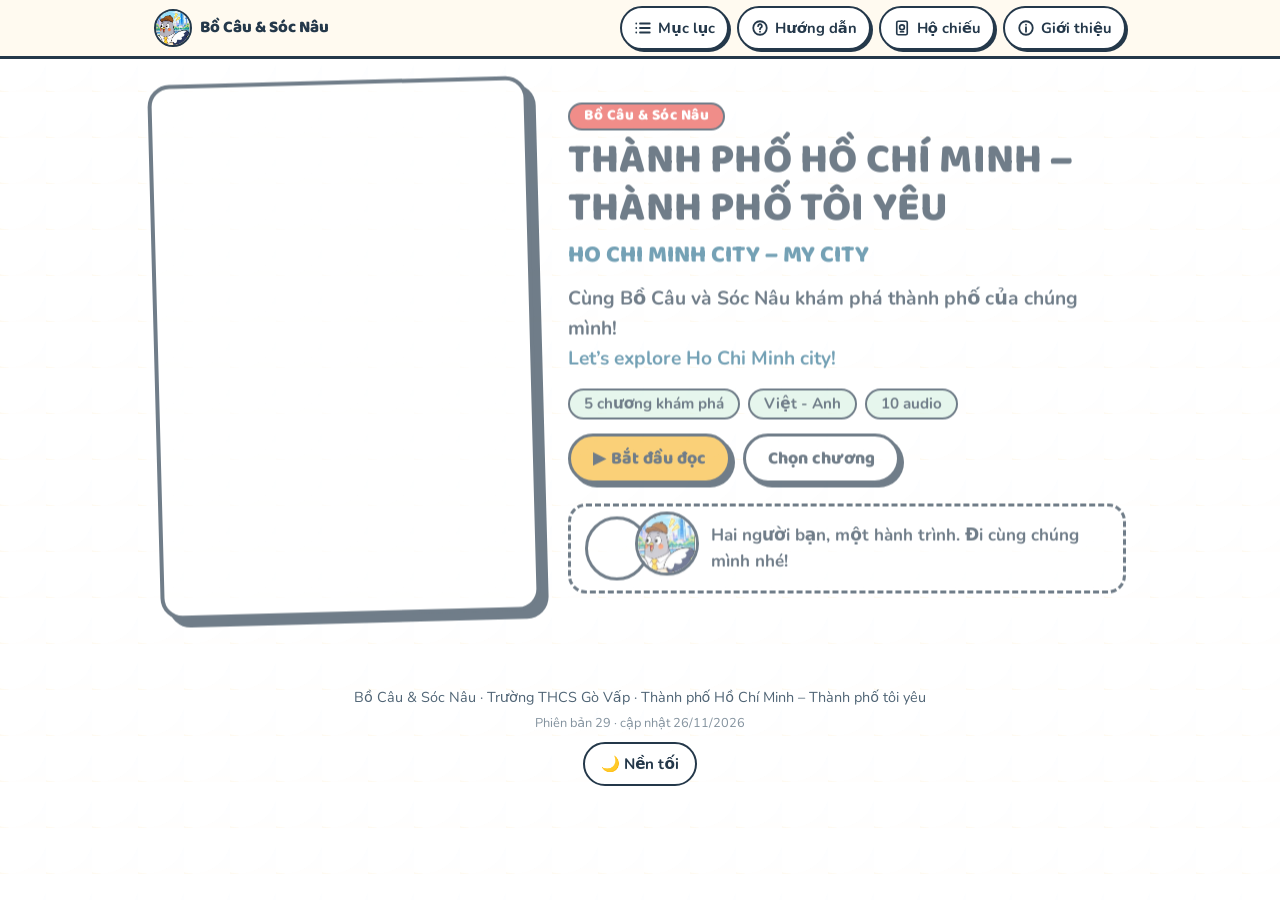
<file: index.html>
<!doctype html>
<html lang="vi"><head><meta charset="utf-8"><title>Mở app Bồ Câu &amp; Sóc Nâu</title>
<meta http-equiv="refresh" content="0; url=public/index.html">
<style>body{font-family:system-ui,sans-serif;text-align:center;padding:60px;background:#e6f5ff;color:#24384a}a{color:#2f9e63;font-weight:700}</style></head>
<body><h1>Đang mở app…</h1><p>Nếu không tự mở, bấm <a href="public/index.html">vào đây</a>.</p></body></html>
</file>
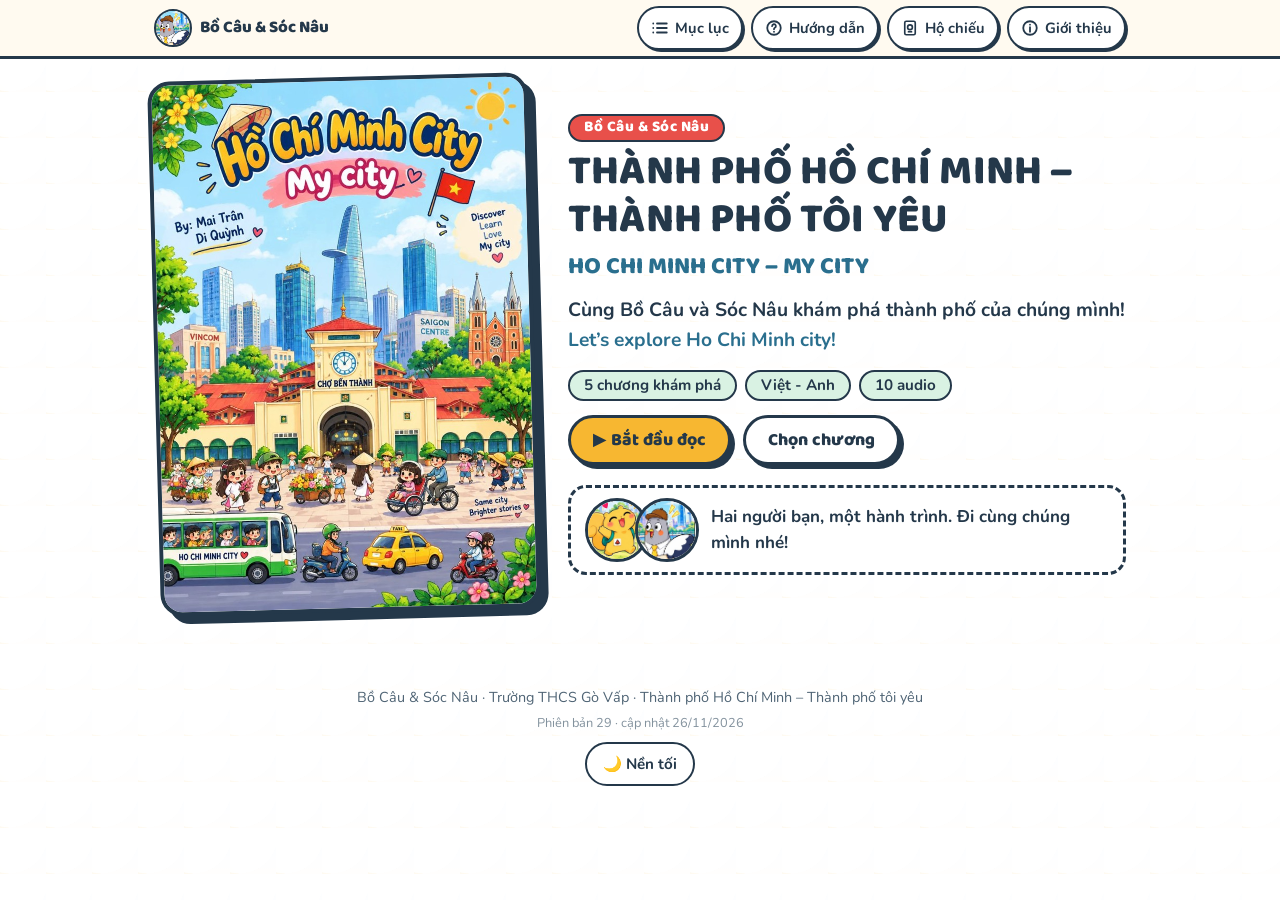
<file: public/index.html>
<!doctype html>
<html lang="vi">
<head>
<meta charset="utf-8">
<meta name="viewport" content="width=device-width,initial-scale=1,viewport-fit=cover">
<title>Bồ Câu &amp; Sóc Nâu – TP. Hồ Chí Minh, thành phố tôi yêu</title>
<meta name="description" content="Cùng Bồ Câu và Sóc Nâu khám phá Thành phố Hồ Chí Minh qua tranh truyện, lời Việt - Anh và audio. Let’s explore Ho Chi Minh City!">
<meta name="theme-color" content="#f7b731">
<link rel="manifest" href="manifest.webmanifest">
<link rel="icon" href="icon-192.png">
<link rel="apple-touch-icon" href="icon-192.png">
<link rel="preload" href="fonts/baloo-2-vietnamese-800-normal.woff2" as="font" type="font/woff2" crossorigin>
<link rel="stylesheet" href="css/style.css">
</head>
<body>
<a class="skip" href="#main">Bỏ qua, đến nội dung</a>
<header class="topbar">
  <div class="in">
    <a class="brand" href="#/" aria-label="Về trang chủ">
      <img src="img/bocau.jpg" alt=""><span>Bồ Câu &amp; Sóc Nâu</span>
    </a>
    <a class="navbtn" href="#/muc-luc" aria-label="Mục lục">
      <svg viewBox="0 0 24 24" fill="none" stroke="currentColor" stroke-width="2.4" stroke-linecap="round"><path d="M8 6h13M8 12h13M8 18h13M3 6h.01M3 12h.01M3 18h.01"/></svg><span class="t">Mục lục</span></a>
    <a class="navbtn" href="#/huong-dan" aria-label="Hướng dẫn sử dụng">
      <svg viewBox="0 0 24 24" fill="none" stroke="currentColor" stroke-width="2.4" stroke-linecap="round" stroke-linejoin="round"><circle cx="12" cy="12" r="9"/><path d="M9.5 9.5a2.5 2.5 0 1 1 3.6 2.2c-.7.4-1.1.9-1.1 1.8M12 17h.01"/></svg><span class="t">Hướng dẫn</span></a>
    <a class="navbtn" href="#/ho-chieu" aria-label="Hộ chiếu khám phá">
      <svg viewBox="0 0 24 24" fill="none" stroke="currentColor" stroke-width="2.2" stroke-linejoin="round"><rect x="5" y="3" width="14" height="18" rx="2"/><circle cx="12" cy="11" r="3.2"/><path d="M9 17h6"/></svg><span class="t">Hộ chiếu</span></a>
    <a class="navbtn" href="#/gioi-thieu" aria-label="Giới thiệu sách">
      <svg viewBox="0 0 24 24" fill="none" stroke="currentColor" stroke-width="2.4" stroke-linecap="round"><circle cx="12" cy="12" r="9"/><path d="M12 11v6M12 7.5v.01"/></svg><span class="t">Giới thiệu</span></a>
  </div>
</header>

<main id="main" tabindex="-1" aria-live="polite"></main>
<footer><div id="stats" aria-live="polite" style="font-weight:700;margin-bottom:4px"></div>Bồ Câu &amp; Sóc Nâu · Trường THCS Gò Vấp · Thành phố Hồ Chí Minh – Thành phố tôi yêu</footer>

<div class="lightbox" id="lb" role="dialog" aria-modal="true" aria-label="Xem tranh phóng to">
  <div class="lb-top">
    <strong id="lb-ind"></strong>
    <button class="btn alt sm" id="lb-close" type="button">✕ Đóng</button>
  </div>
  <div class="lb-body" id="lb-body"><img id="lb-img" alt=""></div>
  <div class="lb-nav">
    <button class="btn alt sm" id="lb-prev" type="button">← Trước</button>
    <button class="btn alt sm" id="lb-zoom" type="button">🔍 Phóng to hơn</button>
    <button class="btn alt sm" id="lb-next" type="button">Sau →</button>
  </div>
</div>
<div class="toast" id="toast" role="status"></div>

<script src="config.js"></script>
<script src="js/data.js"></script>
<script src="js/app.js"></script>
</body>
</html>
</file>
<file: public/css/style.css>
@font-face{font-family:"Baloo 2";font-weight:600;font-display:swap;src:url(../fonts/baloo-2-vietnamese-600-normal.woff2) format("woff2");unicode-range:U+0102-0103,U+0110-0111,U+0128-0129,U+0168-0169,U+01A0-01A1,U+01AF-01B0,U+0300-0301,U+0303-0304,U+0308-0309,U+0323,U+0329,U+1EA0-1EF9,U+20AB}
@font-face{font-family:"Baloo 2";font-weight:600;font-display:swap;src:url(../fonts/baloo-2-latin-ext-600-normal.woff2) format("woff2");unicode-range:U+0100-02BA,U+02BD-02C5,U+02C7-02CC,U+02CE-02D7,U+02DD-02FF,U+0304,U+0308,U+0329,U+1D00-1DBF,U+1E00-1E9F,U+1EF2-1EFF,U+2020,U+20A0-20AB,U+20AD-20C0,U+2113,U+2C60-2C7F,U+A720-A7FF}
@font-face{font-family:"Baloo 2";font-weight:600;font-display:swap;src:url(../fonts/baloo-2-latin-600-normal.woff2) format("woff2");unicode-range:U+0000-00FF,U+0131,U+0152-0153,U+02BB-02BC,U+02C6,U+02DA,U+02DC,U+0304,U+0308,U+0329,U+2000-206F,U+20AC,U+2122,U+2191,U+2193,U+2212,U+2215,U+FEFF,U+FFFD}
@font-face{font-family:"Baloo 2";font-weight:800;font-display:swap;src:url(../fonts/baloo-2-vietnamese-800-normal.woff2) format("woff2");unicode-range:U+0102-0103,U+0110-0111,U+0128-0129,U+0168-0169,U+01A0-01A1,U+01AF-01B0,U+0300-0301,U+0303-0304,U+0308-0309,U+0323,U+0329,U+1EA0-1EF9,U+20AB}
@font-face{font-family:"Baloo 2";font-weight:800;font-display:swap;src:url(../fonts/baloo-2-latin-ext-800-normal.woff2) format("woff2");unicode-range:U+0100-02BA,U+02BD-02C5,U+02C7-02CC,U+02CE-02D7,U+02DD-02FF,U+0304,U+0308,U+0329,U+1D00-1DBF,U+1E00-1E9F,U+1EF2-1EFF,U+2020,U+20A0-20AB,U+20AD-20C0,U+2113,U+2C60-2C7F,U+A720-A7FF}
@font-face{font-family:"Baloo 2";font-weight:800;font-display:swap;src:url(../fonts/baloo-2-latin-800-normal.woff2) format("woff2");unicode-range:U+0000-00FF,U+0131,U+0152-0153,U+02BB-02BC,U+02C6,U+02DA,U+02DC,U+0304,U+0308,U+0329,U+2000-206F,U+20AC,U+2122,U+2191,U+2193,U+2212,U+2215,U+FEFF,U+FFFD}
@font-face{font-family:Nunito;font-weight:400;font-display:swap;src:url(../fonts/nunito-vietnamese-400-normal.woff2) format("woff2");unicode-range:U+0102-0103,U+0110-0111,U+0128-0129,U+0168-0169,U+01A0-01A1,U+01AF-01B0,U+0300-0301,U+0303-0304,U+0308-0309,U+0323,U+0329,U+1EA0-1EF9,U+20AB}
@font-face{font-family:Nunito;font-weight:400;font-display:swap;src:url(../fonts/nunito-latin-ext-400-normal.woff2) format("woff2");unicode-range:U+0100-02BA,U+02BD-02C5,U+02C7-02CC,U+02CE-02D7,U+02DD-02FF,U+0304,U+0308,U+0329,U+1D00-1DBF,U+1E00-1E9F,U+1EF2-1EFF,U+2020,U+20A0-20AB,U+20AD-20C0,U+2113,U+2C60-2C7F,U+A720-A7FF}
@font-face{font-family:Nunito;font-weight:400;font-display:swap;src:url(../fonts/nunito-latin-400-normal.woff2) format("woff2");unicode-range:U+0000-00FF,U+0131,U+0152-0153,U+02BB-02BC,U+02C6,U+02DA,U+02DC,U+0304,U+0308,U+0329,U+2000-206F,U+20AC,U+2122,U+2191,U+2193,U+2212,U+2215,U+FEFF,U+FFFD}
@font-face{font-family:Nunito;font-weight:700;font-display:swap;src:url(../fonts/nunito-vietnamese-700-normal.woff2) format("woff2");unicode-range:U+0102-0103,U+0110-0111,U+0128-0129,U+0168-0169,U+01A0-01A1,U+01AF-01B0,U+0300-0301,U+0303-0304,U+0308-0309,U+0323,U+0329,U+1EA0-1EF9,U+20AB}
@font-face{font-family:Nunito;font-weight:700;font-display:swap;src:url(../fonts/nunito-latin-ext-700-normal.woff2) format("woff2");unicode-range:U+0100-02BA,U+02BD-02C5,U+02C7-02CC,U+02CE-02D7,U+02DD-02FF,U+0304,U+0308,U+0329,U+1D00-1DBF,U+1E00-1E9F,U+1EF2-1EFF,U+2020,U+20A0-20AB,U+20AD-20C0,U+2113,U+2C60-2C7F,U+A720-A7FF}
@font-face{font-family:Nunito;font-weight:700;font-display:swap;src:url(../fonts/nunito-latin-700-normal.woff2) format("woff2");unicode-range:U+0000-00FF,U+0131,U+0152-0153,U+02BB-02BC,U+02C6,U+02DA,U+02DC,U+0304,U+0308,U+0329,U+2000-206F,U+20AC,U+2122,U+2191,U+2193,U+2212,U+2215,U+FEFF,U+FFFD}

:root{
  --ink:#24384a; --ink-soft:#4f6475; --paper:#fffaf0; --sky:#e6f5ff; --sky-d:#bfe3f7;
  --sun:#f7b731; --sun-d:#e29a0c; --leaf:#2f9e63; --leaf-l:#d9f2e3; --coral:#e8504a; --coral-l:#ffe3e0;
  --card:#ffffff; --line:#24384a; --radius:18px;
  --shadow:4px 4px 0 var(--line);
  --f-head:"Baloo 2","Trebuchet MS",system-ui,sans-serif; --f-body:Nunito,system-ui,-apple-system,"Segoe UI",sans-serif;
}
*{box-sizing:border-box}
html{-webkit-text-size-adjust:100%}
body{margin:0;font-family:var(--f-body);font-size:1.0625rem;line-height:1.55;color:var(--ink);
  background:var(--sky) radial-gradient(circle at 12% 8%,#fff 0 2px,transparent 3px) 0 0/46px 46px;min-height:100vh;
  background-image:radial-gradient(circle at 20% 15%,rgba(255,255,255,.9) 0 38px,transparent 39px),radial-gradient(circle at 85% 6%,rgba(255,255,255,.85) 0 52px,transparent 53px),linear-gradient(var(--sky),#f4fbff 60%,var(--paper));
  background-attachment:fixed}
h1,h2,h3{font-family:var(--f-head);font-weight:800;line-height:1.15;margin:0 0 .4em;letter-spacing:.2px}
h1{font-size:clamp(1.7rem,5.6vw,2.6rem)} h2{font-size:clamp(1.4rem,4.4vw,2rem)} h3{font-size:1.2rem}
p{margin:0 0 .8em}
img{max-width:100%;height:auto;display:block}
a{color:var(--leaf)}
button{font:inherit;color:inherit;cursor:pointer}
:focus-visible{outline:3px solid var(--coral);outline-offset:2px;border-radius:6px}
.sr{position:absolute;width:1px;height:1px;overflow:hidden;clip:rect(0 0 0 0);white-space:nowrap}
.en{font-style:normal;color:#2a6f8e}
.skip{position:absolute;left:8px;top:-60px;background:var(--ink);color:#fff;padding:8px 14px;border-radius:8px;z-index:100}
.skip:focus{top:8px}

/* top bar */
.topbar{position:sticky;top:0;z-index:20;background:rgba(255,250,240,.94);backdrop-filter:blur(6px);border-bottom:3px solid var(--line)}
.topbar .in{max-width:1000px;margin:0 auto;padding:6px 14px;display:flex;align-items:center;gap:8px}
.brand{display:flex;align-items:center;gap:8px;text-decoration:none;color:var(--ink);font-family:var(--f-head);font-weight:800;font-size:1.05rem;margin-right:auto;min-width:0}
.brand img{width:38px;height:38px;border-radius:50%;border:2.5px solid var(--line);object-fit:cover;flex:none}
.brand span{white-space:nowrap;overflow:hidden;text-overflow:ellipsis}
.navbtn{display:inline-flex;align-items:center;gap:6px;text-decoration:none;color:var(--ink);background:#fff;border:2.5px solid var(--line);border-radius:999px;padding:5px 12px;font-weight:700;font-size:.92rem;min-height:40px;box-shadow:2px 2px 0 var(--line)}
.navbtn:hover{background:var(--sun)}
.navbtn svg{width:18px;height:18px}
@media(max-width:560px){.navbtn .t{display:none}.navbtn{padding:5px 10px}}

main{max-width:1000px;margin:0 auto;padding:18px 14px 70px;outline:none}
.view{animation:rise .35s ease both}
@keyframes rise{from{opacity:0;transform:translateY(10px)}to{opacity:1;transform:none}}
@media(prefers-reduced-motion:reduce){*{animation:none!important;transition:none!important}}

/* buttons */
.btn{display:inline-flex;align-items:center;justify-content:center;gap:8px;text-decoration:none;font-family:var(--f-head);font-weight:800;font-size:1.1rem;
  background:var(--sun);color:var(--ink);border:3px solid var(--line);border-radius:999px;padding:8px 22px;min-height:50px;box-shadow:var(--shadow);transition:transform .12s,box-shadow .12s}
.btn:hover{transform:translate(-1px,-1px);box-shadow:5px 5px 0 var(--line)}
.btn:active{transform:translate(3px,3px);box-shadow:1px 1px 0 var(--line)}
.btn.alt{background:#fff}.btn.leaf{background:var(--leaf);color:#fff}.btn.coral{background:var(--coral);color:#fff}
.btn.sm{font-size:.95rem;min-height:42px;padding:5px 16px}
.btn[disabled]{opacity:.45;pointer-events:none}
.row{display:flex;flex-wrap:wrap;gap:12px;align-items:center}
.row.c{justify-content:center}

.card{background:var(--card);border:3px solid var(--line);border-radius:var(--radius);box-shadow:var(--shadow);padding:16px 18px}
.kicker{display:inline-block;background:var(--coral);color:#fff;font-family:var(--f-head);font-weight:800;border:2.5px solid var(--line);border-radius:999px;padding:0 14px;font-size:.95rem;letter-spacing:.5px;margin-bottom:6px}

/* home */
.hero{display:grid;gap:22px;align-items:center}
@media(min-width:760px){.hero{grid-template-columns:minmax(260px,380px) 1fr;gap:34px}}
.cover{border:4px solid var(--line);border-radius:22px;box-shadow:8px 8px 0 var(--line);overflow:hidden;background:#fff;transform:rotate(-1.5deg);max-width:250px;margin:0 auto;width:100%}
@media(min-width:760px){.cover{max-width:380px}}
.hero h1{margin-bottom:.1em}
.hero .vi-title{color:var(--ink)} .hero .en-title{font-size:clamp(1.1rem,3.6vw,1.5rem);color:#2a6f8e;font-family:var(--f-head);font-weight:800}
.tagline{font-size:1.2rem;font-weight:700;margin:.6em 0 0}
.chips{display:flex;flex-wrap:wrap;gap:8px;margin:14px 0}
.chip{background:var(--leaf-l);border:2.5px solid var(--line);border-radius:999px;padding:2px 14px;font-weight:700;font-size:.95rem}
.duo{display:flex;align-items:center;gap:12px;margin-top:20px;background:#fff;border:3px dashed var(--line);border-radius:var(--radius);padding:10px 14px}
.avs{display:flex;flex:none}
.av{width:64px;height:64px;border-radius:50%;border:3px solid var(--line);object-fit:cover;background:#fff;animation:bob 3s ease-in-out infinite}
.av+.av{margin-left:-14px;animation-delay:-1.5s}
@keyframes bob{50%{transform:translateY(-5px)}}
.resume{margin-top:14px;background:var(--leaf-l);border:3px solid var(--line);border-radius:var(--radius);padding:10px 14px;display:flex;gap:10px;align-items:center;flex-wrap:wrap}

/* toc */
.title-wrap{text-align:center;margin-bottom:18px}
.toc{display:grid;gap:16px;grid-template-columns:repeat(auto-fill,minmax(290px,1fr));list-style:none;padding:0;margin:0}
.chcard{display:flex;flex-direction:column;text-decoration:none;color:inherit;background:#fff;border:3px solid var(--line);border-radius:var(--radius);box-shadow:var(--shadow);overflow:hidden;height:100%;transition:transform .12s}
.chcard:hover{transform:translate(-2px,-2px)}
.chcard .pic{aspect-ratio:16/10;overflow:hidden;border-bottom:3px solid var(--line);position:relative;background:var(--sky-d)}
.chcard .pic img{width:100%;height:100%;object-fit:cover;object-position:top}
.chcard .num{position:absolute;left:10px;top:10px;background:var(--sun);border:2.5px solid var(--line);border-radius:999px;font-family:var(--f-head);font-weight:800;padding:0 12px}
.chcard .done{position:absolute;right:10px;top:10px;background:var(--leaf);color:#fff;border:2.5px solid var(--line);border-radius:999px;font-weight:700;font-size:.85rem;padding:0 10px}
.chcard .bd{padding:12px 16px 16px}
.chcard h3{margin:0}.chcard .e{font-weight:700;color:#2a6f8e;margin:0 0 4px}
.chcard p{margin:0;color:var(--ink-soft)}
.minor{margin-top:28px;padding-top:22px;border-top:3px dotted var(--line);text-align:center}
.minor .row{justify-content:center}

/* intro (làm quen) */
.meet{display:grid;gap:18px}
@media(min-width:760px){.meet{grid-template-columns:1fr 1fr}}
.who{display:flex;gap:14px;align-items:center}
.who img{width:88px;height:88px;border-radius:50%;border:3px solid var(--line);flex:none;object-fit:cover}
.bubble{position:relative;background:#fff;border:3px solid var(--line);border-radius:20px;padding:10px 16px;font-weight:700}
.bubble.soc{background:#fff3cf}.bubble.bc{background:#e4f1ff}
.who .bubble::before{content:"";position:absolute;left:-11px;top:26px;width:18px;height:18px;background:inherit;border-left:3px solid var(--line);border-bottom:3px solid var(--line);transform:rotate(45deg)}
.pair{display:grid;gap:6px;margin-top:8px}
.pair small{color:#2a6f8e;font-weight:700}

/* viewer */
.viewer{max-width:620px;margin:0 auto}
.stage{perspective:1600px;position:relative;border:4px solid var(--line);border-radius:20px;background:#fff;box-shadow:var(--shadow);overflow:hidden;touch-action:pan-y}
.stage img{width:100%;height:auto;cursor:zoom-in;background:#f2f2f2}
.vctl{display:flex;align-items:center;justify-content:space-between;gap:8px;margin-top:12px;flex-wrap:wrap}
.vctl .ind{font-family:var(--f-head);font-weight:800;font-size:1.15rem;background:#fff;border:2.5px solid var(--line);border-radius:999px;padding:0 16px;min-width:76px;text-align:center}
.vlabel{text-align:center;font-weight:700;color:var(--ink-soft);margin-top:6px;min-height:1.5em}
.dots{display:flex;gap:6px;justify-content:center;margin-top:8px;flex-wrap:wrap}
.dots i{width:10px;height:10px;border-radius:50%;border:2px solid var(--line);background:#fff}.dots i.on{background:var(--coral)}
.lightbox{position:fixed;inset:0;z-index:60;background:rgba(15,25,35,.92);display:none;flex-direction:column}
.lightbox.on{display:flex}
.lb-top{display:flex;justify-content:space-between;align-items:center;padding:10px 14px;color:#fff;gap:10px}
.lb-body{flex:1;overflow:auto;display:flex;align-items:flex-start;justify-content:center;padding:0 10px 14px;-webkit-overflow-scrolling:touch}
.lb-body img{width:min(100%,900px);height:auto;border-radius:10px;background:#fff;cursor:zoom-out}
.lb-body.zoom img{width:auto;max-width:none;height:auto;min-width:1100px;cursor:zoom-out}
.lb-nav{display:flex;gap:10px;justify-content:center;padding:0 0 14px}

/* chapter */
.chhead{text-align:center;margin-bottom:16px}
.chhead .e{font-family:var(--f-head);font-weight:800;font-size:1.25rem;color:#2a6f8e;margin:0}
.seg{display:inline-flex;border:3px solid var(--line);border-radius:999px;overflow:hidden;background:#fff;box-shadow:2px 2px 0 var(--line)}
.seg button{border:0;background:transparent;padding:6px 16px;font-weight:700;min-height:42px}
.seg button+button{border-left:3px solid var(--line)}
.seg button[aria-pressed=true]{background:var(--sun);font-weight:800}
.panel{margin-top:22px}
.panel>h2{font-size:1.35rem;display:flex;gap:8px;align-items:center}
.say{display:grid;gap:12px}
.say .line{display:flex;gap:10px;align-items:flex-start}
.say .line img{width:54px;height:54px;border-radius:50%;border:3px solid var(--line);object-fit:cover;flex:none}
.say .bubble{flex:1}
.say .bubble .l2{display:block;color:#2a6f8e;margin-top:2px;font-weight:700}
details.full{margin-top:14px;background:#fff;border:3px solid var(--line);border-radius:var(--radius);padding:4px 16px}
details.full summary{cursor:pointer;font-family:var(--f-head);font-weight:800;font-size:1.1rem;padding:8px 0;list-style:none;display:flex;justify-content:space-between;align-items:center}
details.full summary::-webkit-details-marker{display:none}
details.full summary::after{content:"＋";font-size:1.4rem}
details.full[open] summary::after{content:"－"}
.bi-para{display:grid;gap:6px;margin-bottom:14px}
@media(min-width:760px){.bi .bi-para{grid-template-columns:1fr 1fr;gap:22px}}
.bi-para .en-p{color:#1f5f7d}
.bi .bi-para .en-p{border-left:4px solid var(--sky-d);padding-left:12px}
.src{font-size:.9rem;color:var(--ink-soft)}
.src ul{margin:4px 0 0;padding-left:20px}

/* audio */
.audio{background:#fff;border:3px solid var(--line);border-radius:var(--radius);box-shadow:var(--shadow);padding:14px 16px}
.aud-row{display:flex;gap:12px;align-items:center;flex-wrap:wrap}
.play{width:62px;height:62px;border-radius:50%;border:3px solid var(--line);background:var(--coral);color:#fff;display:grid;place-items:center;box-shadow:var(--shadow);flex:none}
.play:active{transform:translate(3px,3px);box-shadow:1px 1px 0 var(--line)}
.play svg{width:28px;height:28px}
.seek{flex:1;min-width:150px}
input[type=range]{width:100%;accent-color:var(--coral);height:30px;margin:0}
.time{font-variant-numeric:tabular-nums;font-weight:700;font-size:.9rem;white-space:nowrap}
.aud-opts{display:flex;gap:14px;flex-wrap:wrap;align-items:center;margin-top:12px}
.vol{display:flex;align-items:center;gap:6px;min-width:150px}.vol svg{width:22px;flex:none}
.speed button{min-width:54px}
.note{font-size:.92rem;color:var(--ink-soft);margin-top:8px}
.note.warn{background:#fff3cf;border:2px dashed var(--sun-d);border-radius:10px;padding:6px 10px}

/* vocab */
.vgrid{display:grid;gap:12px;grid-template-columns:repeat(auto-fill,minmax(150px,1fr))}
.vcard{position:relative;min-height:96px;border:3px solid var(--line);border-radius:16px;background:#fff;box-shadow:3px 3px 0 var(--line);padding:10px;text-align:center;display:flex;flex-direction:column;justify-content:center;align-items:center;gap:2px}
.vcard .w{font-family:var(--f-head);font-weight:800;font-size:1.2rem;line-height:1.1}
.vcard .m{font-weight:700;display:none;color:var(--leaf)}
.vcard[aria-pressed=true]{background:var(--leaf-l)}
.vcard[aria-pressed=true] .m{display:block}
.vcard .hint{font-size:.78rem;color:var(--ink-soft)}
.vcard[aria-pressed=true] .hint{display:none}
.say-w{position:absolute;right:6px;top:6px;border:2px solid var(--line);background:var(--sky);border-radius:50%;width:32px;height:32px;display:grid;place-items:center;padding:0}
.say-w svg{width:16px;height:16px}

.endnav{margin-top:30px;display:flex;gap:12px;justify-content:space-between;flex-wrap:wrap}
.toast{position:fixed;left:50%;bottom:22px;transform:translate(-50%,30px);opacity:0;background:var(--ink);color:#fff;border:3px solid #fff;border-radius:999px;padding:10px 20px;font-weight:700;z-index:80;transition:.3s;max-width:92vw;text-align:center;pointer-events:none}
.toast.on{opacity:1;transform:translate(-50%,0)}

/* end page */
.endpic{max-width:520px;margin:0 auto 18px}
.endpic .stage{box-shadow:var(--shadow)}
.endsay{max-width:640px;margin:0 auto}

/* quiz */
.quiz-wrap{max-width:720px;margin:0 auto}
.qhead{display:flex;justify-content:space-between;align-items:center;gap:10px;flex-wrap:wrap;margin-bottom:10px}
.qhead .n{font-family:var(--f-head);font-weight:800;font-size:1.3rem;background:var(--sun);border:3px solid var(--line);border-radius:999px;padding:0 16px}
.qhead .s{font-weight:800;background:#fff;border:3px solid var(--line);border-radius:999px;padding:0 14px}
.bar{height:14px;background:#fff;border:3px solid var(--line);border-radius:999px;overflow:hidden;margin-bottom:16px}
.bar i{display:block;height:100%;background:var(--leaf);transition:width .3s}
.qtext{font-size:1.35rem;font-family:var(--f-head);font-weight:800;line-height:1.25;margin-bottom:14px}
.opts{display:grid;gap:10px;margin:0;padding:0;list-style:none}
.opt{width:100%;display:flex;gap:12px;align-items:center;text-align:left;background:#fff;border:3px solid var(--line);border-radius:16px;padding:10px 14px;min-height:56px;font-weight:700;box-shadow:3px 3px 0 var(--line)}
.opt .L{flex:none;width:36px;height:36px;border-radius:50%;background:var(--sky-d);border:2.5px solid var(--line);display:grid;place-items:center;font-family:var(--f-head);font-weight:800}
.opt:hover:not([disabled]){background:#fff6da}
.opt[disabled]{cursor:default}
.opt.right{background:var(--leaf-l);border-color:var(--leaf)}.opt.right .L{background:var(--leaf);color:#fff}
.opt.wrong{background:var(--coral-l);border-color:var(--coral)}.opt.wrong .L{background:var(--coral);color:#fff}
.opt.dim{opacity:.55}
.feedback{margin-top:16px;border:3px solid var(--line);border-radius:var(--radius);padding:12px 16px;display:flex;gap:12px;align-items:flex-start;background:#fff}
.feedback.ok{background:var(--leaf-l)}.feedback.no{background:#fff3cf}
.feedback img{width:58px;height:58px;border-radius:50%;border:3px solid var(--line);object-fit:cover;flex:none}
.feedback h3{margin:0 0 2px}
.quiz-pics{display:flex;gap:10px;justify-content:center;margin:18px 0;flex-wrap:wrap}
.quiz-pics button{border:3px solid var(--line);border-radius:14px;overflow:hidden;padding:0;background:#fff;width:min(46%,200px);box-shadow:3px 3px 0 var(--line)}

/* result */
.result{text-align:center;max-width:620px;margin:0 auto}
.rpic{display:flex;justify-content:center;margin-bottom:8px}
.rpic .av{width:96px;height:96px}
.stars{font-size:2rem;letter-spacing:4px;margin:4px 0}
.score{font-family:var(--f-head);font-weight:800;font-size:clamp(1.6rem,6vw,2.3rem);margin:6px 0}
.score b{color:var(--coral);font-size:1.3em}
.best{display:inline-block;background:#fff;border:3px solid var(--line);border-radius:999px;padding:0 16px;font-weight:700;margin-bottom:12px}
.review{text-align:left;margin-top:16px}
.review ul{margin:6px 0 0;padding-left:20px}

/* passport */
.stamps{display:grid;gap:14px;grid-template-columns:repeat(auto-fill,minmax(150px,1fr))}
.stamp{border:3px dashed var(--ink-soft);border-radius:18px;padding:14px 8px;text-align:center;background:rgba(255,255,255,.6);color:var(--ink-soft)}
.stamp .ic{width:78px;height:78px;margin:0 auto 6px;border-radius:50%;border:3px dashed var(--ink-soft);display:grid;place-items:center;font-size:2.2rem;filter:grayscale(1);opacity:.5}
.stamp.got{border:3px solid var(--line);background:#fff;color:var(--ink);transform:rotate(-2deg)}
.stamp.got:nth-child(even){transform:rotate(2deg)}
.stamp.got .ic{border:3px solid var(--coral);filter:none;opacity:1;background:var(--coral-l)}
.stamp b{display:block;font-family:var(--f-head)}
.badge{display:flex;align-items:center;gap:14px}
.badge .medal{width:64px;height:64px;border-radius:50%;border:3px solid var(--line);display:grid;place-items:center;font-size:1.9rem;background:#eee;flex:none}
.medal.gold{background:#ffd54a}.medal.silver{background:#dfe6ec}.medal.bronze{background:#e6b27f}
.stack>*+*{margin-top:16px}

/* about */
.about{display:grid;gap:22px;align-items:start}
@media(min-width:760px){.about{grid-template-columns:minmax(220px,300px) 1fr}}
.about .cover{max-width:250px}
@media(min-width:760px){.about .cover{max-width:300px}}
.authors{background:var(--leaf-l);border:3px solid var(--line);border-radius:var(--radius);padding:10px 16px}
.poster-d{margin-top:18px}
.poster-d summary{cursor:pointer;font-weight:800;font-family:var(--f-head);font-size:1.1rem}
.poster-d img{margin:10px auto;max-width:460px;border:3px solid var(--line);border-radius:14px}

footer{max-width:1000px;margin:0 auto;padding:0 14px 30px;text-align:center;color:var(--ink-soft);font-size:.9rem}

/* đánh giá sao */
.rate{text-align:center}
.stars-in{display:flex;justify-content:center;gap:4px;margin:4px 0}
.star{border:0;background:transparent;font-size:2.6rem;line-height:1;color:#c9d3da;padding:2px 6px;min-width:48px;min-height:48px;transition:transform .12s,color .12s;-webkit-text-stroke:2px var(--line)}
.star.on{color:var(--sun)}
.star:hover{transform:scale(1.15)}
.rate-msg{font-weight:700;min-height:1.5em;margin:2px 0}
.rate-sum{margin:0}

/* hoàn thành chương */
.reqlist{list-style:none;margin:6px 0 10px;padding:0;display:grid;gap:6px;text-align:left}
.reqlist li{font-weight:700;padding:6px 12px;border:2.5px solid var(--line);border-radius:12px;background:#fff}
.reqlist li.ok{background:var(--leaf-l)}
.req{background:#fffdf5}
.btn.locked{opacity:.55;filter:grayscale(.6);box-shadow:2px 2px 0 var(--line)}
.btn.locked::before{content:"🔒"}
.chcard.locked{opacity:.65;filter:grayscale(.7);cursor:not-allowed}
.chcard.locked:hover{transform:none}
.chcard .lock{position:absolute;right:10px;top:10px;background:#fff;border:2.5px solid var(--line);border-radius:999px;padding:0 10px}
label.sync{display:flex;gap:8px;align-items:center;margin-top:12px;font-weight:700}
label.sync input{width:22px;height:22px;accent-color:var(--coral)}

/* nút đọc trên tranh */
.readbtn{position:absolute;left:10px;bottom:14px;z-index:3;border:3px solid var(--line);background:#fff;color:var(--ink);font:800 1rem/1 "Baloo 2",system-ui,sans-serif;padding:10px 16px;border-radius:999px;box-shadow:0 3px 0 var(--line);cursor:pointer;min-height:44px}
.readbtn.on{background:var(--sun,#f7b731)}
.readbtn:active{transform:translateY(2px);box-shadow:none}
.readprog{position:absolute;left:0;right:0;bottom:0;height:6px;background:rgba(0,0,0,.12);z-index:3}
.readprog i{display:block;height:100%;width:0;background:var(--coral,#ff6b5b)}

.ver{margin-top:6px;font-size:.8rem;opacity:.7}

/* thanh điều khiển trên tranh */
.stage .readbtn{left:50%;transform:translateX(-50%);bottom:76px;white-space:nowrap}
.stage .readbtn:active{transform:translateX(-50%) translateY(2px)}
.pbar{position:absolute;left:0;right:0;bottom:0;z-index:4;padding:22px 10px 6px;background:linear-gradient(transparent,rgba(20,25,40,.82));color:#fff}
.pbar #seek{width:100%;height:22px;margin:0;accent-color:var(--coral,#ff6b5b);display:block}
.pbar .prow{display:flex;align-items:center;gap:4px;flex-wrap:nowrap}
.pbar .sp{flex:1}
.pbar .pb{background:none;border:0;color:#fff;min-width:40px;height:40px;border-radius:10px;display:inline-flex;align-items:center;justify-content:center;gap:4px;cursor:pointer;font:800 .85rem/1 "Nunito",system-ui,sans-serif;padding:0 6px}
.pbar .pb svg{width:24px;height:24px;fill:currentColor}
.pbar .pb:hover,.pbar .pb:focus-visible{background:rgba(255,255,255,.2)}
.pbar .pb.txt{background:rgba(255,255,255,.18);padding:0 10px;height:34px}
.pbar #autosync[aria-pressed="false"]{opacity:.55;text-decoration:line-through}
.pbar .ptime{font:700 .8rem/1 "Nunito",system-ui,sans-serif;white-space:nowrap}
.pbar .vol input{width:0;opacity:0;transition:width .2s;accent-color:#fff;margin:0}
.pbar .vol:hover input,.pbar .vol:focus-within input{width:70px;opacity:1}
@media (max-width:480px){.pbar .vol input{display:none}.pbar .pb.txt{padding:0 8px;font-size:.78rem}.pbar .ptime{font-size:.72rem}}
@media (max-width:480px){.pbar .atx{display:none}.pbar .prow{gap:2px}}

/* v7: tự ẩn thanh, toàn màn hình, màu thống nhất */
.pbar{transition:opacity .25s,transform .25s}
.stage.idle .pbar{opacity:0;transform:translateY(8px);pointer-events:none}
.stage.idle{cursor:none}
.readbtn{border-color:var(--line);box-shadow:0 3px 0 var(--line);color:var(--ink)}
.readbtn.on,.readbtn:hover{background:var(--sun)}
.pbar #seek{accent-color:var(--sun)}
.pbar .pb.txt[aria-pressed="true"]{background:var(--sun);color:var(--ink)}
body.noscroll{overflow:hidden}
.stage.fs{position:fixed;inset:0;z-index:100;border:0;border-radius:0;background:#111;box-shadow:none;display:flex;align-items:center;justify-content:center}
.stage.fs img{width:auto;height:auto;max-width:100%;max-height:100dvh;object-fit:contain;background:transparent;cursor:default}
.stage.fs .pbar{padding-bottom:calc(8px + env(safe-area-inset-bottom))}
.stage.fs .readbtn{bottom:90px}

/* ===== v8: nhóm 2 + 3 ===== */
/* chữ lời thoại to, dễ đọc */
.say .bubble{font-size:1.15rem;line-height:1.65}
.say .bubble .l2{font-size:1.05rem}
.bi-para,.full p{font-size:1.1rem;line-height:1.75}
/* tiến độ trên thẻ chương */
.cprog{margin:0 0 8px}.cprog .bar{display:block;height:10px;border:2.5px solid var(--line);border-radius:999px;background:#fff;overflow:hidden}
.cprog .bar i{display:block;height:100%;background:var(--leaf);border-radius:999px;transition:width .4s}
.cprog small{font-weight:700;color:var(--ink-soft)}
/* hiệu ứng */
@keyframes fadein{from{opacity:.0;transform:scale(.985)}to{opacity:1;transform:none}}
.stage img.fade{animation:fadein .28s ease-out}
@keyframes flipin{from{transform:rotateY(90deg);opacity:0}to{transform:none;opacity:1}}
.vcard[aria-pressed=true] .m{animation:flipin .3s ease-out}
@keyframes pop{0%{transform:scale(.4) rotate(-12deg)}60%{transform:scale(1.2) rotate(4deg)}100%{transform:none}}
.chcard .done,.chcard .num{animation:pop .5s ease-out}
.toast.on{animation:pop .45s ease-out}
/* nút đủ lớn cho ngón tay */
.btn.sm,.navbtn{min-height:44px}
.say-w{width:44px;height:44px;right:2px;top:2px;border:0;background:transparent}
.say-w svg{width:20px;height:20px}
.pbar #seek{height:28px}
.themebtn{margin-top:8px;border:2px solid var(--line);background:#fff;color:var(--ink);border-radius:999px;min-height:44px;padding:6px 16px;font:700 .95rem var(--f-body);cursor:pointer}
/* nền tối */
:root[data-theme=dark]{--ink:#e9eff6;--ink-soft:#a9b8c8;--paper:#1a2333;--sky:#121a29;--sky-d:#22304a;--card:#1e293b;--line:#05080f;--leaf-l:#17402b;--coral-l:#4a2320;color-scheme:dark}
:root[data-theme=dark] body{background:#121a29;background-image:none}
:root[data-theme=dark] .topbar,:root[data-theme=dark] header.topbar{background:#1a2333}
:root[data-theme=dark] :is(.chcard,.btn.alt,.navbtn,.vcard,.bubble,.card,.panel,.themebtn,.seg button,.cprog .bar,.dots i,.lock,.stage,.full,details){background-color:var(--card);color:var(--ink)}
:root[data-theme=dark] .bubble.soc{background-color:#4a3d1c}
:root[data-theme=dark] .bubble.bc{background-color:#1f3550}
:root[data-theme=dark] .vcard[aria-pressed=true]{background-color:var(--leaf-l)}
:root[data-theme=dark] .chcard .e,.bubble .l2,:root[data-theme=dark] .say .bubble .l2{color:#7cc4e6}
:root[data-theme=dark] .btn:not(.alt):not(.locked){color:#1b2433}
:root[data-theme=dark] .btn.coral,:root[data-theme=dark] .btn.leaf{color:#fff}
:root[data-theme=dark] .seg button[aria-pressed=true],:root[data-theme=dark] .navbtn:hover{background-color:var(--sun);color:#1b2433}
:root[data-theme=dark] .stage img{background:#0b1020}
:root[data-theme=dark] .dots i.on{background-color:var(--coral)}
.vgrid>div>.vcard{width:100%;height:100%}
:root[data-theme=dark] :is(h1,h2,h3,.vi-title,.title-wrap h1){color:var(--ink)}
:root[data-theme=dark] :is(.en,.e,.en-title,.pair small,.chhead .e,.l2,.title-wrap .en){color:#7cc4e6}
:root[data-theme=dark] :is(.view p,.note){color:var(--ink-soft)}
:root[data-theme=dark] .footer,:root[data-theme=dark] footer{color:var(--ink-soft)}

/* v9: bỏ viền đỏ khi vùng nội dung được focus tự động */
main:focus,main:focus-visible,#main:focus{outline:none}

/* ===== v10: XP, bản đồ, quiz, xếp hạng, chia sẻ ===== */
.lvl{display:flex;gap:12px;align-items:center;max-width:560px;margin:0 auto 14px;background:#fff3cf;border:3px solid var(--line);border-radius:var(--radius);box-shadow:var(--shadow);padding:10px 14px}
.lvl .ic{font-size:2.2rem;line-height:1}
.lvl .in{flex:1;min-width:0}
.lvl .bar{height:12px;border:2.5px solid var(--line);border-radius:999px;background:#fff;overflow:hidden;margin:4px 0}
.lvl .bar i{display:block;height:100%;background:var(--leaf);border-radius:999px;transition:width .5s}
.lvl small{color:var(--ink-soft);font-weight:700}
/* bản đồ */
.mapwrap{max-width:560px;margin:0 auto 20px}
.mapwrap svg{width:100%;height:auto;display:block;border-radius:22px;border:3px solid var(--line);box-shadow:var(--shadow);background:#fff}
.mapwrap .land{fill:#eaf7e4;stroke:none}
.mapwrap .river{fill:none;stroke:#a9dcf5;stroke-width:26;stroke-linecap:round}
.mapwrap .rivlab{font:700 11px Nunito,sans-serif;fill:#3d89b0;letter-spacing:.5px}
.mapwrap .seg{fill:none;stroke:#b9c6cf;stroke-width:6;stroke-dasharray:3 9;stroke-linecap:round}
.mapwrap .seg.on{stroke:var(--leaf);stroke-dasharray:none}
.mapwrap .dot{fill:#fff;stroke:var(--line);stroke-width:3}
.mapwrap .halo{fill:none}
.mapwrap .ico{font-size:20px}
.mapwrap .lab{font:800 11.5px Nunito,sans-serif;fill:var(--ink);paint-order:stroke;stroke:#eaf7e4;stroke-width:3px}
.mapwrap .done .dot{fill:var(--leaf-l);stroke:var(--leaf)}
.mapwrap .tick{fill:var(--leaf);stroke:#fff;stroke-width:2}
.mapwrap .tk{font:800 11px sans-serif;fill:#fff}
.mapwrap .cur .dot{fill:var(--sun)}
.mapwrap .here .halo{fill:rgba(247,183,49,.35);animation:pulse 1.6s ease-in-out infinite;transform-box:fill-box;transform-origin:center}
.mapwrap .lock{opacity:.6}.mapwrap .lock .dot{fill:#e3e8ec;stroke:#a9b8c8}
.mapwrap a.mnode{cursor:pointer}
.mapwrap a.mnode:hover .dot,.mapwrap a.mnode:focus-visible .dot{stroke-width:4.5}
.mapwrap .avmap{filter:drop-shadow(0 1px 2px rgba(0,0,0,.3))}
@keyframes pulse{0%,100%{transform:scale(1);opacity:.9}50%{transform:scale(1.35);opacity:.3}}
/* quiz */
.qopts{display:grid;gap:12px;margin:14px 0}
.qopts label{display:grid;gap:4px;font-weight:700}
.qopts label small{font-weight:400;color:var(--ink-soft)}
.qopts input[type=text],.qopts input:not([type]){font:inherit;padding:10px 12px;min-height:44px;border:3px solid var(--line);border-radius:12px;background:#fff;color:var(--ink);width:100%}
.qopts label.chk{display:flex;align-items:center;gap:10px;min-height:44px}
.qopts label.chk input{width:24px;height:24px;accent-color:var(--leaf)}
.timer{display:flex;align-items:center;gap:8px;margin:8px 0 2px;font-weight:800}
.timer .tb{flex:1;height:12px;border:2.5px solid var(--line);border-radius:999px;background:#fff;overflow:hidden}
.timer .tb i{display:block;height:100%;width:100%;background:var(--coral);border-radius:999px}
.timer.stop .tb i{transition:none!important}
.streak{color:var(--coral);font-weight:800}
.gain{margin:0 0 4px;font-weight:800;color:var(--leaf)}
.codecard .code{font:800 1.5rem var(--f-head);letter-spacing:3px;background:var(--sun);border:2.5px solid var(--line);border-radius:10px;padding:0 10px;margin-left:6px}
/* xếp hạng */
.rank{list-style:none;margin:10px 0 0;padding:0;display:grid;gap:8px}
.rank li{display:grid;grid-template-columns:44px 1fr auto auto;gap:8px;align-items:center;padding:8px 12px;border:2.5px solid var(--line);border-radius:14px;background:#fff;font-weight:700}
.rank li.me{background:var(--sun)}
.rank .rk{font:800 1.2rem var(--f-head);text-align:center}.rank .sc{font:800 1.1rem var(--f-head)}.rank .tm{color:var(--ink-soft);font-size:.9rem}
.rank em{font-weight:400}
/* chia sẻ */
.sharebox{max-width:420px;margin:14px auto 0}
.sharepic{width:100%;height:auto;border:3px solid var(--line);border-radius:16px;box-shadow:var(--shadow);margin-bottom:10px;-webkit-touch-callout:default}
:root[data-theme=dark] :is(.lvl){background-color:#4a3d1c}
:root[data-theme=dark] :is(.rank li,.timer .tb,.lvl .bar,.qopts input){background-color:var(--card);color:var(--ink)}
:root[data-theme=dark] .rank li.me{background-color:#5a4713}
:root[data-theme=dark] .mapwrap svg{background:#1e293b}
:root[data-theme=dark] .mapwrap .land{fill:#1b3a2c}
:root[data-theme=dark] .mapwrap .river{stroke:#27506b}
:root[data-theme=dark] .mapwrap .rivlab{fill:#7cc4e6}
:root[data-theme=dark] .mapwrap .lab{fill:#e9eff6;stroke:#1b3a2c}
:root[data-theme=dark] .mapwrap .dot{fill:#1e293b}
:root[data-theme=dark] .mapwrap .done .dot{fill:#17402b}
:root[data-theme=dark] .mapwrap .cur .dot{fill:#c98a10}
:root[data-theme=dark] .mapwrap .lock .dot{fill:#2b3748}
@media(prefers-reduced-motion:reduce){.mapwrap .here .halo{animation:none}}

/* ===== v12: lời kể sáng theo giọng đọc, từ vựng chạm được, cuộn dọc, ôn từ ===== */
.say .bubble{font-size:calc(1.15rem*var(--tfs,1))}
.say .bubble .l2{font-size:calc(1.05rem*var(--tfs,1))}
.bi-para,.full p{font-size:calc(1.1rem*var(--tfs,1))}
.fsz{display:inline-flex;gap:4px}
.fsz button{min-width:44px;min-height:44px;border:2.5px solid var(--line);border-radius:12px;background:#fff;color:var(--ink);font:800 1rem var(--f-head);cursor:pointer}
.fsz button:disabled{opacity:.4}
.full summary small{font-weight:400;color:var(--ink-soft)}
.parawrap{max-height:48vh;overflow-y:auto;padding-right:6px;scroll-behavior:smooth;overscroll-behavior:contain}
.bi-para{border-left:6px solid transparent;border-radius:10px;padding:6px 8px 6px 10px;transition:background .25s,border-color .25s}
.bi-para.cur{background:#fff3cf;border-left-color:var(--sun)}
.vw{font:inherit;color:inherit;background:none;border:0;padding:0;border-bottom:2.5px dotted var(--coral);cursor:pointer;border-radius:2px}
.vw:hover,.vw:focus-visible{background:rgba(247,183,49,.35)}
.wsheet{position:fixed;left:50%;bottom:16px;transform:translate(-50%,140%);z-index:90;display:flex;align-items:center;gap:8px;background:#fff;color:var(--ink);border:3px solid var(--line);border-radius:18px;box-shadow:var(--shadow);padding:10px 12px;max-width:min(92vw,460px);width:max-content;transition:transform .25s;padding-bottom:calc(10px + env(safe-area-inset-bottom))}
.wsheet.on{transform:translate(-50%,0)}
.wsheet .wtxt{display:grid;line-height:1.25}.wsheet .wtxt b{font:800 1.25rem var(--f-head)}
.wsheet button{min-width:44px;min-height:44px;border:2.5px solid var(--line);border-radius:50%;background:var(--sky);color:var(--ink);display:grid;place-items:center;cursor:pointer;padding:0}
.wsheet svg{width:20px;height:20px}
.wsay.inl{display:inline-grid;vertical-align:middle;min-width:44px;min-height:44px;border:2.5px solid var(--line);border-radius:50%;background:var(--sky);color:var(--ink);place-items:center;padding:0}
.wsay.inl svg{width:20px;height:20px}
.bigw{font:800 1.5em var(--f-head);color:var(--coral)}
/* cuộn dọc */
.stage.scroll{overflow-y:auto;max-height:78vh;overscroll-behavior:contain;-webkit-overflow-scrolling:touch}
.stage.scroll>img{display:none}
.stage.scroll .readbtn{display:none}
.stage.scroll .pbar{position:sticky;bottom:0;margin-top:-64px}
.vsc figure{margin:0 0 6px;position:relative}
.vsc figure img{width:100%;height:auto;display:block;cursor:zoom-in;background:#f2f2f2}
.vsc figcaption{position:absolute;right:8px;top:8px;background:rgba(36,56,74,.78);color:#fff;font-weight:800;font-size:.8rem;padding:2px 10px;border-radius:999px}
#cv.vscmode>.vctl,#cv.vscmode>.vlabel,#cv.vscmode>.dots,#cv.vscmode>.row{display:none}
/* ôn từ vựng */
.gamegrid{display:grid;grid-template-columns:repeat(auto-fit,minmax(200px,1fr));gap:14px;margin:14px 0}
.gcard{flex-direction:column;gap:2px;padding:16px;text-align:center;line-height:1.2}
.gcard .gi{font-size:2.2rem}.gcard small{font:700 .85rem var(--f-body);opacity:.85}
.gcard[disabled]{opacity:.45;pointer-events:none}
.wlist{list-style:none;margin:8px 0 0;padding:0;display:grid;gap:6px}
.wlist li{display:flex;gap:8px;align-items:baseline;flex-wrap:wrap;padding:6px 10px;border:2.5px solid var(--line);border-radius:12px;background:#fff}
.wlist li.ok{background:var(--leaf-l)}.wlist li span{color:var(--ink-soft);flex:1}.wlist li i{font-style:normal;letter-spacing:2px;color:var(--leaf)}
.mgrid{display:grid;grid-template-columns:1fr 1fr;gap:12px}.mcol{display:grid;gap:10px;align-content:start}
.mbtn{min-height:56px;padding:8px 10px;border:3px solid var(--line);border-radius:14px;background:#fff;color:var(--ink);font:800 1rem var(--f-head);cursor:pointer;box-shadow:3px 3px 0 var(--line);line-height:1.2}
.mbtn.sel{background:var(--sun)}.mbtn.done{background:var(--leaf-l);color:var(--leaf);opacity:.8;box-shadow:none}
.mbtn.shake{animation:shk .35s}
@keyframes shk{20%,60%{transform:translateX(-6px)}40%,80%{transform:translateX(6px)}}
:root[data-theme=dark] :is(.wsheet,.fsz button,.wlist li,.mbtn){background-color:var(--card);color:var(--ink)}
:root[data-theme=dark] .bi-para.cur{background-color:#4a3d1c}
:root[data-theme=dark] .mbtn.sel{background-color:#c98a10;color:#1b2433}
:root[data-theme=dark] :is(.wlist li.ok,.mbtn.done){background-color:var(--leaf-l)}

/* hiệu ứng lật trang */
.stage .leaf{position:absolute;left:0;top:0;width:100%;height:100%;object-fit:contain;transform-origin:left center;backface-visibility:hidden;pointer-events:none;z-index:2;background:#fff;box-shadow:6px 0 24px rgba(0,0,0,.35)}
.stage .leaf.fwd{animation:flipfwd .75s cubic-bezier(.45,.05,.35,1) forwards}
.stage .leaf.back{animation:flipback .75s cubic-bezier(.45,.05,.35,1) forwards}
@keyframes flipfwd{0%{transform:rotateY(0);filter:brightness(1)}85%{opacity:1}100%{transform:rotateY(-110deg);filter:brightness(.6);opacity:0}}
@keyframes flipback{0%{transform:rotateY(-110deg);filter:brightness(.6);opacity:0}15%{opacity:1}100%{transform:rotateY(0);filter:brightness(1);opacity:1}}
@media (prefers-reduced-motion:reduce){.stage .leaf{display:none}}

/* v15: bố cục lời thoại gọn dưới tranh */
#cv>.row{display:none}
#cv .vctl{margin-top:10px}
#cv .dots{margin:8px 0 2px}
.tools{display:flex;align-items:center;justify-content:space-between;gap:8px;margin:12px 0 10px;flex-wrap:nowrap}
.tools .seg button{min-height:38px;padding:4px 10px;font-size:.88rem}
.tools .fsz button{min-width:40px;min-height:38px;font-size:.95rem}
.panel.talk{padding:10px 12px;margin-top:0}
.talkhd{font:800 .85rem var(--f-head);color:#5b6b78;margin:0 0 6px;letter-spacing:.02em}
.panel.talk .say .line{margin:6px 0}
@media (max-width:380px){.tools .seg button{padding:4px 7px;font-size:.8rem}}

/* v16: màn dẫn vào chương */
.intro{text-align:center;padding:6px 0 20px}
.intro[hidden],#chmain[hidden]{display:none}
.intro h1{margin:6px 0 2px}
.intro .e{color:#2a6f8e;font-weight:800;margin:0 0 14px}
.introhd{font:800 .95rem var(--f-head);color:#5b6b78;margin:8px 0}
.intro .say{text-align:left}
.intro .say .line{opacity:0;transform:translateY(14px);animation:introin .55s ease-out forwards}
.intro .say .line:nth-child(1){animation-delay:.25s}.intro .say .line:nth-child(2){animation-delay:1.1s}
.intro .say .line img{width:72px;height:72px}
@keyframes introin{to{opacity:1;transform:none}}
.introfoot{display:flex;flex-direction:column;align-items:center;gap:14px;margin-top:18px}
.introfoot .go{font-size:1.1rem;padding:12px 26px;opacity:0;animation:introin .5s 1.8s ease-out forwards}
@media (prefers-reduced-motion:reduce){.intro .say .line,.introfoot .go{animation:none;opacity:1;transform:none}}

/* v17: hướng dẫn */
.help .hsec{background:#fff;border:3px solid var(--line);border-radius:18px;margin:10px 0;box-shadow:3px 3px 0 var(--line);overflow:hidden}
.help .hsec summary{cursor:pointer;list-style:none;padding:14px 16px;font:800 1.05rem var(--f-head);display:flex;align-items:center;gap:10px;min-height:48px}
.help .hsec summary::-webkit-details-marker{display:none}
.help .hsec summary::after{content:"＋";margin-left:auto;font-weight:800}
.help .hsec[open] summary::after{content:"－"}
.help .hic{font-size:1.4rem}
.help .hbody{padding:0 18px 14px;line-height:1.65}
.help .hbody ul,.help .hbody ol{padding-left:20px;margin:6px 0}.help .hbody li{margin:6px 0}
.hlink{font-weight:800;color:inherit}
:root[data-theme=dark] .help .hsec{background-color:var(--card);color:var(--ink)}
@media (max-width:420px){.topbar .in{gap:5px;padding:6px 10px}.topbar .navbtn{padding:5px 0;width:42px;min-width:42px;justify-content:center}.topbar .brand span{font-size:.92rem;white-space:nowrap}.topbar .brand img{width:34px;height:34px}}
@media (max-width:400px){.topbar .brand span{white-space:normal;line-height:1.1;font-size:.88rem}.topbar .brand{min-width:0;flex:1}}

/* v21: quản trị */
.adm .card{margin:12px 0}
.adm h3{margin:0 0 8px}
.admlogin{max-width:420px;margin:0 auto}
.admlogin input{display:block;width:100%;margin-top:6px;padding:12px;font:inherit;border:3px solid var(--line);border-radius:12px;min-height:46px}
.kpis{display:grid;grid-template-columns:repeat(3,1fr);gap:8px}
.kpi{background:#fff;border:3px solid var(--line);border-radius:16px;padding:10px 6px;text-align:center;box-shadow:2px 2px 0 var(--line)}
.kpi b{display:block;font:800 1.5rem var(--f-head)}.kpi span{font-size:.78rem;color:#5b6b78;font-weight:700}
.abar{display:grid;grid-template-columns:78px 1fr 64px;gap:8px;align-items:center;margin:6px 0;font-weight:700;font-size:.9rem}
.abar .at{background:#e8edf2;border-radius:99px;height:14px;overflow:hidden}.abar .at i{display:block;height:100%;background:var(--sky,#4aa3df);border-radius:99px}
.abar .at i.g{background:#43a56a}.abar .at i.y{background:#f7b731}.abar .at i.r{background:#e8604c}
.abar .avl{text-align:right;white-space:nowrap}
.dchart{display:flex;gap:3px;align-items:flex-end;height:130px}
.dc{flex:1;display:flex;flex-direction:column;align-items:center;gap:3px;height:100%}
.dcb{flex:1;width:100%;display:flex;align-items:flex-end;justify-content:center;gap:1px}
.dcb i{display:block;width:45%;border-radius:3px 3px 0 0;min-height:2px}
.dcb i.v,.legend i.v{background:#4aa3df}.dcb i.p,.legend i.p{background:#f7b731}
.dc span{font-size:.58rem;color:#5b6b78;writing-mode:vertical-rl;transform:rotate(180deg)}
.legend i{display:inline-block;width:12px;height:12px;border-radius:3px;margin:0 4px 0 10px;vertical-align:-1px}
.hardq{padding-left:20px}.hardq li{margin:8px 0}
.tblwrap{overflow-x:auto}.adtbl{width:100%;border-collapse:collapse;font-size:.92rem}
.adtbl th,.adtbl td{padding:7px 8px;border-bottom:2px solid #e3e8ee;text-align:center}.adtbl th:first-child,.adtbl td:first-child{text-align:left;font-weight:800}
.admlink{color:inherit;font-size:.85rem;opacity:.7}
:root[data-theme=dark] :is(.kpi,.admlogin input){background-color:var(--card);color:var(--ink)}
:root[data-theme=dark] .abar .at{background:#2a3547}

/* v22: lối vào quản trị */
.tzone{display:flex;align-items:center;gap:12px;margin:18px 0 4px;padding:12px 14px;background:#eef6ff;border:3px dashed var(--line);border-radius:18px}
.tz-ic{font-size:2rem;line-height:1}
.tz-tx{flex:1;min-width:0;display:flex;flex-direction:column;gap:2px}.tz-tx b{font:800 1rem var(--f-head)}.tz-tx span{font-size:.85rem;color:#5b6b78;font-weight:700}
.tz-btn{white-space:nowrap;min-height:48px;padding:0 16px}
.flink{display:inline-flex;align-items:center;min-height:44px;padding:0 14px;font-weight:800;color:inherit;text-decoration:none;border:2.5px solid var(--line);border-radius:999px;background:#fff;margin:6px 0}
:root[data-theme=dark] .tzone{background-color:#1b2a40}:root[data-theme=dark] .flink{background-color:var(--card);color:var(--ink)}:root[data-theme=dark] .tz-tx span{color:#9fb0c3}
@media (max-width:420px){.tzone{flex-wrap:wrap}.tz-btn{width:100%;justify-content:center}}

.aidecl{font-size:.9rem;line-height:1.55;background:#f4f7fb;border-left:5px solid var(--sky,#4aa3df);border-radius:10px;padding:10px 12px;margin:10px 0}
:root[data-theme=dark] .aidecl{background-color:#1b2a40;color:var(--ink)}

.privacy{margin:8px 0;background:#fff;border:2.5px solid var(--line);border-radius:14px;padding:4px 12px}.privacy summary{cursor:pointer;font-weight:800;min-height:44px;display:flex;align-items:center}.privacy p{margin:0 0 10px;font-size:.92rem;line-height:1.6}
:root[data-theme=dark] .privacy{background-color:var(--card);color:var(--ink)}

/* v27 – huy hiệu hoàn thành hành trình */
.bdgm{position:fixed;inset:0;z-index:300;display:flex;align-items:center;justify-content:center;padding:16px;background:rgba(20,28,43,.62)}
.bdgbox{background:var(--paper);color:var(--ink);border:4px solid var(--line);border-radius:22px;box-shadow:8px 8px 0 var(--line);max-width:380px;width:100%;padding:22px 18px;text-align:center;animation:bdgpop .5s cubic-bezier(.2,1.4,.4,1)}
.bdgbox h2{margin:6px 0 4px;font-family:var(--f-head)}
.bdgmedal{font-size:4.2rem;line-height:1;filter:drop-shadow(0 4px 0 rgba(0,0,0,.15))}
.bdgmedal.sm{font-size:2.6rem;flex:none}
.bdgno{display:inline-block;margin:6px 0;background:var(--sun);border:3px solid var(--line);border-radius:999px;padding:4px 22px;font-family:var(--f-head);font-weight:800;font-size:1.6rem;letter-spacing:1px}
.bdgno.sm{font-size:1.15rem;padding:2px 14px;margin:4px 0}
.bdgcard{display:flex;align-items:center;gap:14px;background:var(--leaf-l)}
@keyframes bdgpop{from{transform:scale(.6);opacity:0}to{transform:none;opacity:1}}
@media (prefers-reduced-motion:reduce){.bdgbox{animation:none}}
</file>
